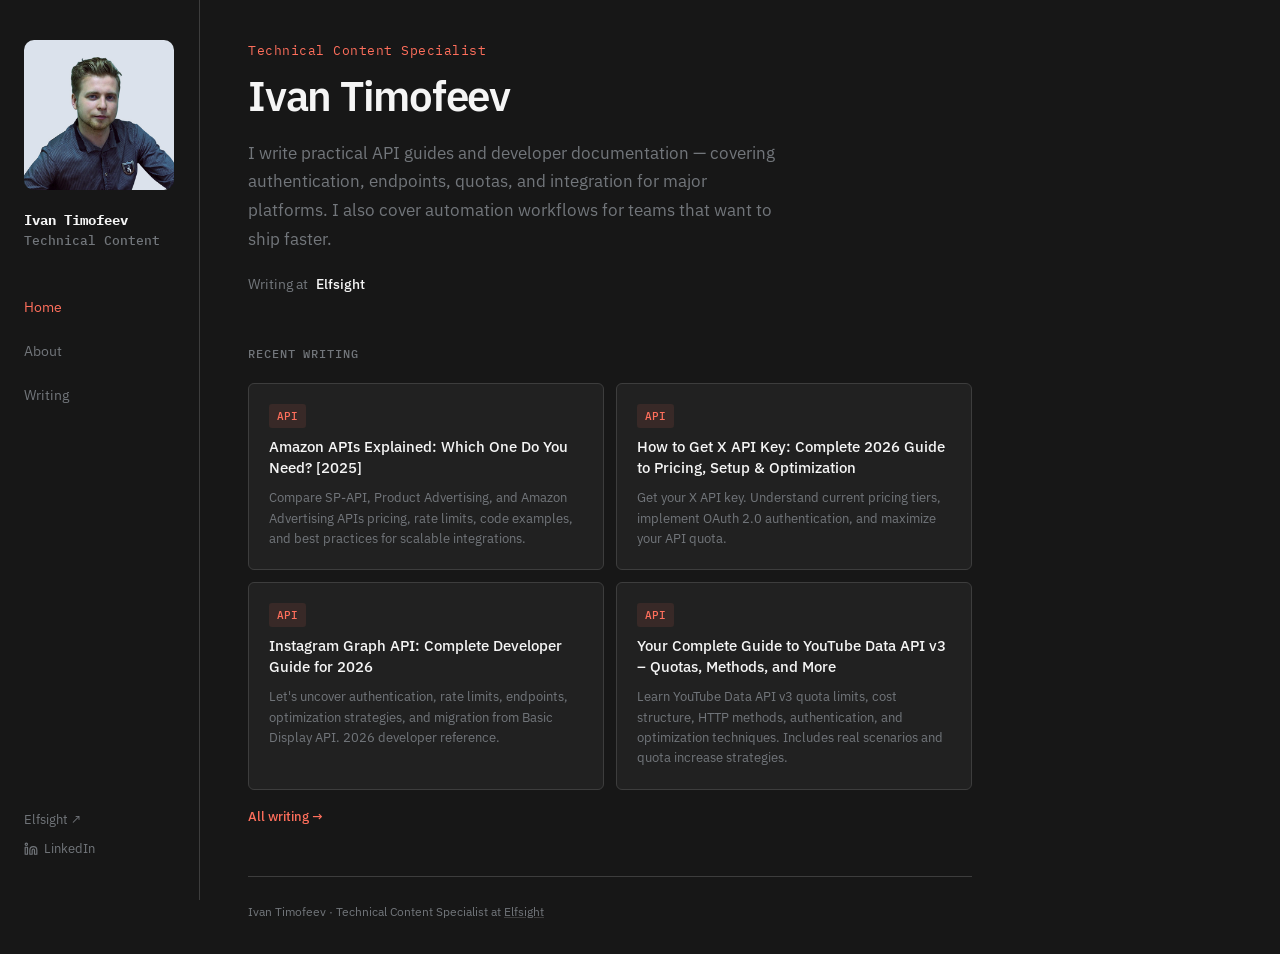
<file: index.html>
<!DOCTYPE html>
<html lang="en">
<head>
    <meta charset="UTF-8">
    <meta name="viewport" content="width=device-width, initial-scale=1.0">
    <title>Ivan Timofeev — Technical Content Specialist</title>
    <link rel="icon" type="image/svg+xml" href="/favicon.svg">
    <meta name="description" content="Ivan Timofeev writes practical guides on API integrations and developer tooling at Elfsight.">
    <meta name="robots" content="index, follow">
    <link rel="canonical" href="https://itimofeev.cv/">
    <meta property="og:type" content="website">
    <meta property="og:url" content="https://itimofeev.cv/">
    <meta property="og:title" content="Ivan Timofeev — Technical Content Specialist">
    <meta property="og:description" content="Ivan Timofeev writes practical guides on API integrations and developer tooling at Elfsight.">
    <link rel="preconnect" href="https://fonts.googleapis.com">
    <link rel="preconnect" href="https://fonts.gstatic.com" crossorigin>
    <link href="https://fonts.googleapis.com/css2?family=IBM+Plex+Sans:ital,wght@0,400;0,500;0,600;1,400&family=IBM+Plex+Mono:wght@400;500&display=swap" rel="stylesheet">
    <script type="application/ld+json">
    {
        "@context": "https://schema.org",
        "@type": "Person",
        "name": "Ivan Timofeev",
        "jobTitle": "Technical Content Specialist",
        "description": "Ivan Timofeev is a technical content specialist at Elfsight. He writes practical API guides and developer documentation — covering authentication, endpoints, quotas, and integration for platforms like Amazon, Instagram, YouTube, and X.",
        "image": "https://itimofeev.cv/images/ivan.jpg",
        "url": "https://itimofeev.cv",
        "worksFor": { "@type": "Organization", "name": "Elfsight", "url": "https://elfsight.com" },
        "sameAs": [
            "https://elfsight.com/author/ivan-timofeev/",
            "https://www.linkedin.com/in/ivan-timofeev-435258191/"
        ],
        "knowsAbout": [
            "API integrations", "REST APIs", "OAuth authentication",
            "developer documentation", "automation workflows", "platform APIs"
        ],
        "alumniOf": {
            "@type": "EducationalOrganization",
            "name": "Saint Petersburg State University of Aerospace and Instrumentation"
        }
    }
    </script>

    <link rel="stylesheet" href="/style.css">
</head>
<body>
    <div class="layout">
        <aside class="sidebar">
            <div class="sidebar-top">
                <div class="sidebar-identity">
                <img class="sidebar-photo" src="/images/ivan.jpg" alt="Ivan Timofeev">
                <div class="sidebar-name">
                    <strong>Ivan Timofeev</strong>
                    Technical Content
                </div>
                </div>
                <nav class="sidebar-nav">
                    <a href="/" class="active">Home</a>
                    <a href="/about">About</a>
                    <a href="/writing">Writing</a>
                </nav>
            </div>
            <div class="sidebar-bottom">
                <a href="https://elfsight.com/author/ivan-timofeev/" class="sidebar-social">
                    Elfsight ↗
                </a>
                <a href="https://www.linkedin.com/in/ivan-timofeev-435258191/" class="sidebar-social">
                    <svg viewBox="0 0 24 24" fill="none" stroke="currentColor" stroke-width="2" stroke-linecap="round" stroke-linejoin="round"><path d="M16 8a6 6 0 0 1 6 6v7h-4v-7a2 2 0 0 0-2-2 2 2 0 0 0-2 2v7h-4v-7a6 6 0 0 1 6-6z"/><rect x="2" y="9" width="4" height="12"/><circle cx="4" cy="4" r="2"/></svg>
                    LinkedIn
                </a>
            </div>
        </aside>

        <main class="main">
            <section class="hero">
                <p class="hero-label">Technical Content Specialist</p>
                <h1>Ivan Timofeev</h1>
                <p class="hero-description">I write practical API guides and developer documentation — covering authentication, endpoints, quotas, and integration for major platforms. I also cover automation workflows for teams that want to ship faster.</p>
                <div class="hero-meta">
                    <span>Writing at</span>
                    <a href="https://elfsight.com/author/ivan-timofeev/">Elfsight</a>
                </div>
            </section>

            <section class="cards-section">
                <p class="section-label">Recent writing</p>
                <div class="cards-grid">
                    <!-- HOME-ARTICLES:START -->
                    <a href="https://elfsight.com/blog/amazon-apis-explained-which-one-do-you-need/" class="card">
                        <div class="card-top">
                            <span class="card-tag">API</span>
                            <span class="card-arrow">&rarr;</span>
                        </div>
                        <p class="card-title">Amazon APIs Explained: Which One Do You Need? [2025]</p>
                        <p class="card-desc">Compare SP-API, Product Advertising, and Amazon Advertising APIs pricing, rate limits, code examples, and best practices for scalable integrations.</p>
                    </a>
                    <a href="https://elfsight.com/blog/how-to-get-x-twitter-api-key-in-2026/" class="card">
                        <div class="card-top">
                            <span class="card-tag">API</span>
                            <span class="card-arrow">&rarr;</span>
                        </div>
                        <p class="card-title">How to Get X API Key: Complete 2026 Guide to Pricing, Setup & Optimization</p>
                        <p class="card-desc">Get your X API key. Understand current pricing tiers, implement OAuth 2.0 authentication, and maximize your API quota.</p>
                    </a>
                    <a href="https://elfsight.com/blog/instagram-graph-api-complete-developer-guide-for-2026/" class="card">
                        <div class="card-top">
                            <span class="card-tag">API</span>
                            <span class="card-arrow">&rarr;</span>
                        </div>
                        <p class="card-title">Instagram Graph API: Complete Developer Guide for 2026</p>
                        <p class="card-desc">Let's uncover authentication, rate limits, endpoints, optimization strategies, and migration from Basic Display API. 2026 developer reference.</p>
                    </a>
                    <a href="https://elfsight.com/blog/youtube-data-api-v3-limits-operations-resources-methods-etc/" class="card">
                        <div class="card-top">
                            <span class="card-tag">API</span>
                            <span class="card-arrow">&rarr;</span>
                        </div>
                        <p class="card-title">Your Complete Guide to YouTube Data API v3 – Quotas, Methods, and More</p>
                        <p class="card-desc">Learn YouTube Data API v3 quota limits, cost structure, HTTP methods, authentication, and optimization techniques. Includes real scenarios and quota increase strategies.</p>
                    </a>
                    <!-- HOME-ARTICLES:END -->
                </div>
                <a href="/writing" class="section-link">All writing &rarr;</a>
            </section>

            <footer class="footer">
                <p>Ivan Timofeev &middot; Technical Content Specialist at <a href="https://elfsight.com">Elfsight</a></p>
            </footer>
        </main>
    </div>
</body>
</html>
</file>
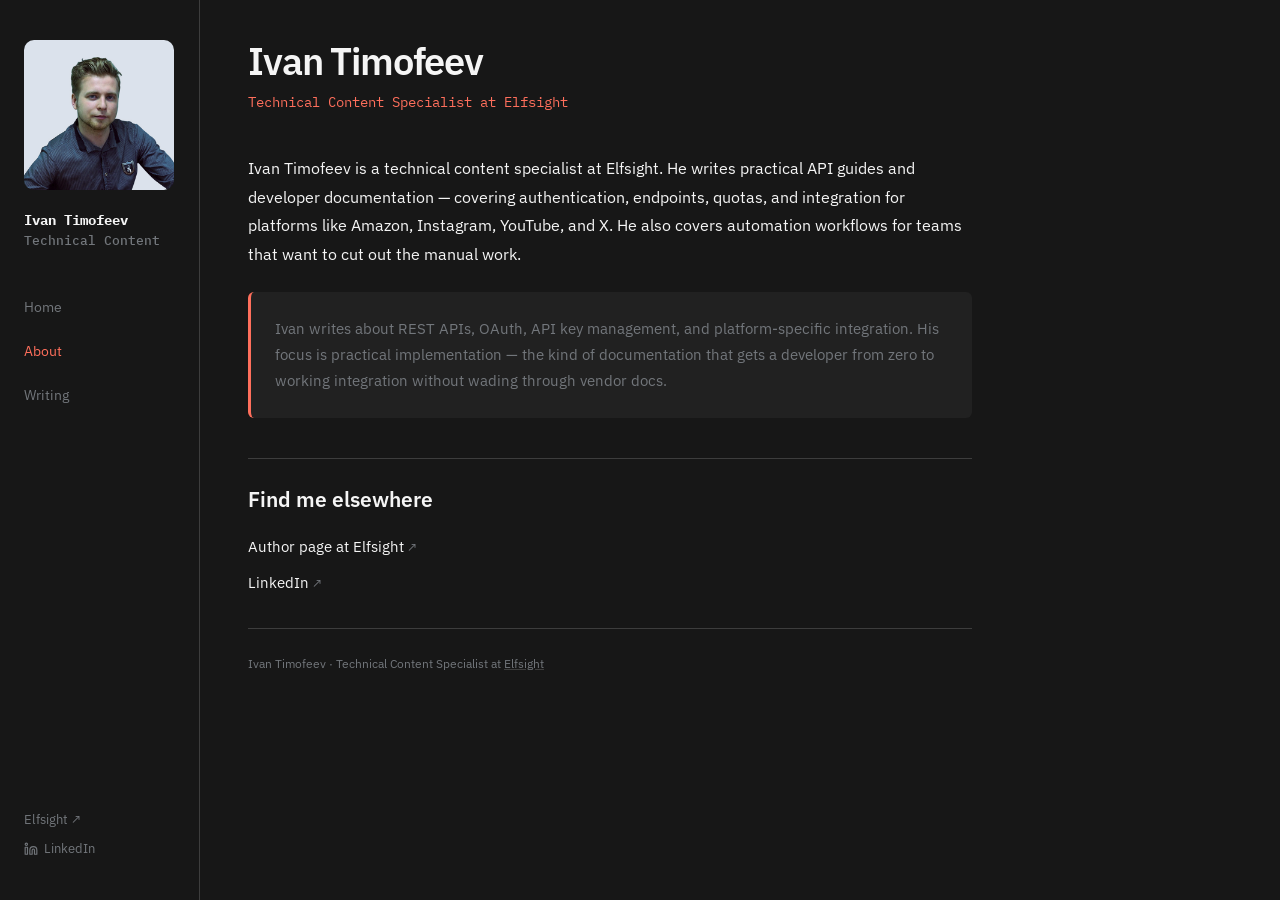
<file: about/index.html>
<!DOCTYPE html>
<html lang="en">
<head>
    <meta charset="UTF-8">
    <meta name="viewport" content="width=device-width, initial-scale=1.0">
    <title>About — Ivan Timofeev</title>
    <link rel="icon" type="image/svg+xml" href="/favicon.svg">
    <meta name="description" content="Ivan Timofeev is a Technical Content Specialist at Elfsight — writing practical developer documentation on REST APIs, OAuth, API authentication, and platform integrations for Amazon, Instagram, YouTube, and X.">
    <meta name="robots" content="index, follow">
    <link rel="canonical" href="https://itimofeev.cv/about/">
    <meta property="og:type" content="website">
    <meta property="og:url" content="https://itimofeev.cv/about/">
    <meta property="og:title" content="About — Ivan Timofeev">
    <meta property="og:description" content="Ivan Timofeev is a Technical Content Specialist at Elfsight — writing practical developer documentation on REST APIs, OAuth, API authentication, and platform integrations for Amazon, Instagram, YouTube, and X.">
    <link rel="preconnect" href="https://fonts.googleapis.com">
    <link rel="preconnect" href="https://fonts.gstatic.com" crossorigin>
    <link href="https://fonts.googleapis.com/css2?family=IBM+Plex+Sans:ital,wght@0,400;0,500;0,600;1,400&family=IBM+Plex+Mono:wght@400;500&display=swap" rel="stylesheet">
    <script type="application/ld+json">
    {
        "@context": "https://schema.org",
        "@type": "Person",
        "name": "Ivan Timofeev",
        "jobTitle": "Technical Content Specialist",
        "description": "Ivan Timofeev is a technical content specialist at Elfsight. He writes practical API guides and developer documentation — covering authentication, endpoints, quotas, and integration for platforms like Amazon, Instagram, YouTube, and X.",
        "image": "https://itimofeev.cv/images/ivan.jpg",
        "url": "https://itimofeev.cv",
        "worksFor": { "@type": "Organization", "name": "Elfsight", "url": "https://elfsight.com" },
        "sameAs": [
            "https://elfsight.com/author/ivan-timofeev/",
            "https://www.linkedin.com/in/ivan-timofeev-435258191/"
        ],
        "knowsAbout": [
            "API integrations", "REST APIs", "OAuth authentication",
            "developer documentation", "automation workflows", "platform APIs"
        ],
        "alumniOf": {
            "@type": "EducationalOrganization",
            "name": "Saint Petersburg State University of Aerospace and Instrumentation"
        }
    }
    </script>
    
    <link rel="stylesheet" href="/style.css">
</head>
<body>
    <div class="layout">
        <aside class="sidebar">
            <div class="sidebar-top">
                <div class="sidebar-identity">
                <img class="sidebar-photo" src="/images/ivan.jpg" alt="Ivan Timofeev">
                <div class="sidebar-name">
                    <strong>Ivan Timofeev</strong>
                    Technical Content
                </div>
                </div>
                <nav class="sidebar-nav">
                    <a href="/">Home</a>
                    <a href="/about" class="active">About</a>
                    <a href="/writing">Writing</a>
                </nav>
            </div>
            <div class="sidebar-bottom">
                <a href="https://elfsight.com/author/ivan-timofeev/" class="sidebar-social">
                    Elfsight ↗
                </a>
                <a href="https://www.linkedin.com/in/ivan-timofeev-435258191/" class="sidebar-social">
                    <svg viewBox="0 0 24 24" fill="none" stroke="currentColor" stroke-width="2" stroke-linecap="round" stroke-linejoin="round"><path d="M16 8a6 6 0 0 1 6 6v7h-4v-7a2 2 0 0 0-2-2 2 2 0 0 0-2 2v7h-4v-7a6 6 0 0 1 6-6z"/><rect x="2" y="9" width="4" height="12"/><circle cx="4" cy="4" r="2"/></svg>
                    LinkedIn
                </a>
            </div>
        </aside>

        <main class="main">
            <div class="about-content">
                <h1>Ivan Timofeev</h1>
                <p class="about-subtitle">Technical Content Specialist at Elfsight</p>

                <p class="about-bio">Ivan Timofeev is a technical content specialist at Elfsight. He writes practical API guides and developer documentation — covering authentication, endpoints, quotas, and integration for platforms like Amazon, Instagram, YouTube, and X. He also covers automation workflows for teams that want to cut out the manual work.</p>

                <div class="about-focus">
                    <p>Ivan writes about REST APIs, OAuth, API key management, and platform-specific integration. His focus is practical implementation — the kind of documentation that gets a developer from zero to working integration without wading through vendor docs.</p>
                </div>

                <div class="about-links">
                    <h2>Find me elsewhere</h2>
                    <ul class="about-link-list">
                        <li><a href="https://elfsight.com/author/ivan-timofeev/">Author page at Elfsight</a></li>
                        <li><a href="https://www.linkedin.com/in/ivan-timofeev-435258191/">LinkedIn</a></li>
                    </ul>
                </div>
            </div>

            <footer class="footer">
                <p>Ivan Timofeev &middot; Technical Content Specialist at <a href="https://elfsight.com">Elfsight</a></p>
            </footer>
        </main>
    </div>
</body>
</html>
</file>
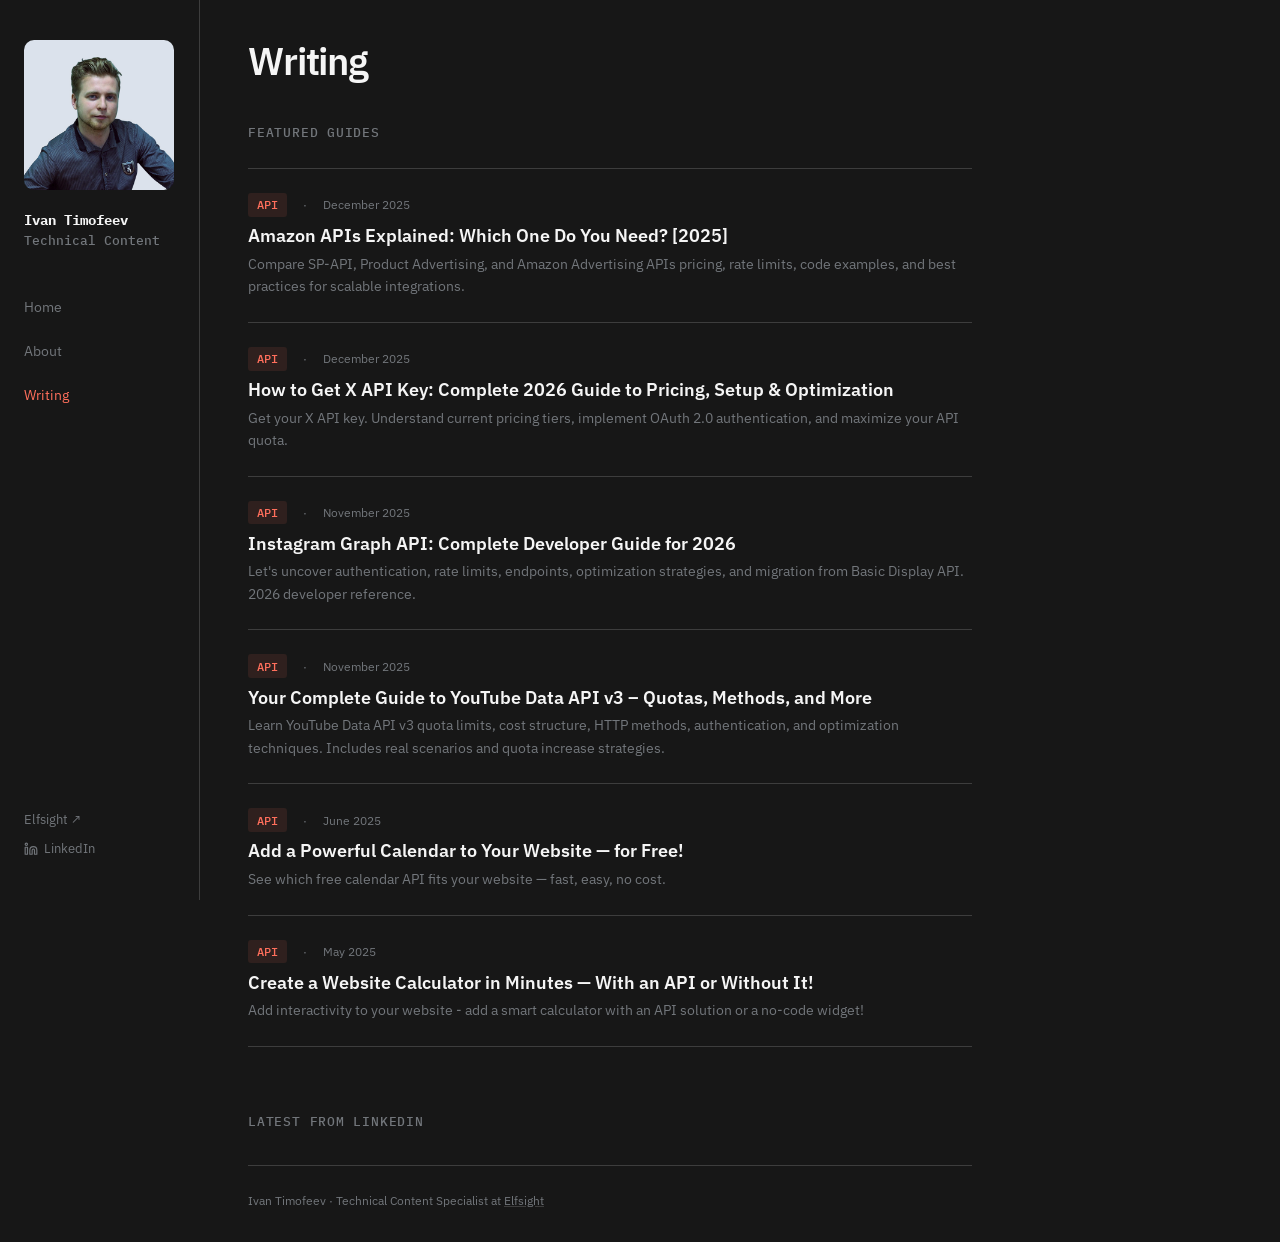
<file: writing/index.html>
<!DOCTYPE html>
<html lang="en">
<head>
    <meta charset="UTF-8">
    <meta name="viewport" content="width=device-width, initial-scale=1.0">
    <title>Writing — Ivan Timofeev</title>
    <link rel="icon" type="image/svg+xml" href="/favicon.svg">
    <meta name="description" content="API guides and developer documentation by Ivan Timofeev — articles on Amazon API, Instagram Graph API, YouTube Data API v3, and X (Twitter) API published at Elfsight.">
    <meta name="robots" content="index, follow">
    <link rel="canonical" href="https://itimofeev.cv/writing/">
    <meta property="og:type" content="website">
    <meta property="og:url" content="https://itimofeev.cv/writing/">
    <meta property="og:title" content="Writing — Ivan Timofeev">
    <meta property="og:description" content="API guides and developer documentation by Ivan Timofeev — articles on Amazon API, Instagram Graph API, YouTube Data API v3, and X (Twitter) API published at Elfsight.">
    <link rel="preconnect" href="https://fonts.googleapis.com">
    <link rel="preconnect" href="https://fonts.gstatic.com" crossorigin>
    <link href="https://fonts.googleapis.com/css2?family=IBM+Plex+Sans:ital,wght@0,400;0,500;0,600;1,400&family=IBM+Plex+Mono:wght@400;500&display=swap" rel="stylesheet">
    
    <link rel="stylesheet" href="/style.css">
</head>
<body>
    <div class="layout">
        <aside class="sidebar">
            <div class="sidebar-top">
                <div class="sidebar-identity">
                <img class="sidebar-photo" src="/images/ivan.jpg" alt="Ivan Timofeev">
                <div class="sidebar-name">
                    <strong>Ivan Timofeev</strong>
                    Technical Content
                </div>
                </div>
                <nav class="sidebar-nav">
                    <a href="/">Home</a>
                    <a href="/about">About</a>
                    <a href="/writing" class="active">Writing</a>
                </nav>
            </div>
            <div class="sidebar-bottom">
                <a href="https://elfsight.com/author/ivan-timofeev/" class="sidebar-social">
                    Elfsight ↗
                </a>
                <a href="https://www.linkedin.com/in/ivan-timofeev-435258191/" class="sidebar-social">
                    <svg viewBox="0 0 24 24" fill="none" stroke="currentColor" stroke-width="2" stroke-linecap="round" stroke-linejoin="round"><path d="M16 8a6 6 0 0 1 6 6v7h-4v-7a2 2 0 0 0-2-2 2 2 0 0 0-2 2v7h-4v-7a6 6 0 0 1 6-6z"/><rect x="2" y="9" width="4" height="12"/><circle cx="4" cy="4" r="2"/></svg>
                    LinkedIn
                </a>
            </div>
        </aside>

        <main class="main">
            <div class="writing-content">
                <h1>Writing</h1>

                <section class="featured-section">
                    <h2>Featured guides</h2>

                    <!-- ARTICLES:START -->
                    <article class="featured-article">
                        <div class="featured-article-meta">
                            <span class="tag">API</span>
                            <span>&middot;</span>
                            <time datetime="2025-12-04">December 2025</time>
                        </div>
                        <h3><a href="https://elfsight.com/blog/amazon-apis-explained-which-one-do-you-need/">Amazon APIs Explained: Which One Do You Need? [2025]</a></h3>
                        <p class="featured-article-desc">Compare SP-API, Product Advertising, and Amazon Advertising APIs pricing, rate limits, code examples, and best practices for scalable integrations.</p>
                    </article>

                    <article class="featured-article">
                        <div class="featured-article-meta">
                            <span class="tag">API</span>
                            <span>&middot;</span>
                            <time datetime="2025-12-02">December 2025</time>
                        </div>
                        <h3><a href="https://elfsight.com/blog/how-to-get-x-twitter-api-key-in-2026/">How to Get X API Key: Complete 2026 Guide to Pricing, Setup & Optimization</a></h3>
                        <p class="featured-article-desc">Get your X API key. Understand current pricing tiers, implement OAuth 2.0 authentication, and maximize your API quota.</p>
                    </article>

                    <article class="featured-article">
                        <div class="featured-article-meta">
                            <span class="tag">API</span>
                            <span>&middot;</span>
                            <time datetime="2025-11-28">November 2025</time>
                        </div>
                        <h3><a href="https://elfsight.com/blog/instagram-graph-api-complete-developer-guide-for-2026/">Instagram Graph API: Complete Developer Guide for 2026</a></h3>
                        <p class="featured-article-desc">Let's uncover authentication, rate limits, endpoints, optimization strategies, and migration from Basic Display API. 2026 developer reference.</p>
                    </article>

                    <article class="featured-article">
                        <div class="featured-article-meta">
                            <span class="tag">API</span>
                            <span>&middot;</span>
                            <time datetime="2025-11-28">November 2025</time>
                        </div>
                        <h3><a href="https://elfsight.com/blog/youtube-data-api-v3-limits-operations-resources-methods-etc/">Your Complete Guide to YouTube Data API v3 – Quotas, Methods, and More</a></h3>
                        <p class="featured-article-desc">Learn YouTube Data API v3 quota limits, cost structure, HTTP methods, authentication, and optimization techniques. Includes real scenarios and quota increase strategies.</p>
                    </article>

                    <article class="featured-article">
                        <div class="featured-article-meta">
                            <span class="tag">API</span>
                            <span>&middot;</span>
                            <time datetime="2025-06-02">June 2025</time>
                        </div>
                        <h3><a href="https://elfsight.com/blog/best-website-calendar-api/">Add a Powerful Calendar to Your Website — for Free!</a></h3>
                        <p class="featured-article-desc">See which free calendar API fits your website — fast, easy, no cost.</p>
                    </article>

                    <article class="featured-article">
                        <div class="featured-article-meta">
                            <span class="tag">API</span>
                            <span>&middot;</span>
                            <time datetime="2025-05-06">May 2025</time>
                        </div>
                        <h3><a href="https://elfsight.com/blog/how-to-use-calculator-api/">Create a Website Calculator in Minutes — With an API or Without It!</a></h3>
                        <p class="featured-article-desc">Add interactivity to your website - add a smart calculator with an API solution or a no-code widget!</p>
                    </article>
                    <!-- ARTICLES:END -->
                </section>

                <section class="linkedin-section">
                    <h2>Latest from LinkedIn</h2>
                    <!-- Elfsight LinkedIn Feed | Ivan Timofeev Feed -->
                    <script src="https://elfsightcdn.com/platform.js" async></script>
                    <div class="elfsight-app-8331d132-5295-42fc-878a-c2dbdc4c5af7" data-elfsight-app-lazy></div>
                </section>
            </div>

            <footer class="footer">
                <p>Ivan Timofeev &middot; Technical Content Specialist at <a href="https://elfsight.com">Elfsight</a></p>
            </footer>
        </main>
    </div>
</body>
</html>
</file>
<file: style.css>
:root {
            --color-bg: #171717; --color-surface: #212121; --color-surface-hover: #2B2B2B;
            --color-text: #F5F5F5; --color-text-secondary: #72767B; --color-accent: #FF6F5C;
            --color-border: #3D3D3D;
            --font-body: 'IBM Plex Sans', -apple-system, sans-serif;
            --font-mono: 'IBM Plex Mono', 'Menlo', monospace;
        }
        *, *::before, *::after { margin: 0; padding: 0; box-sizing: border-box; }
        html { font-size: 16px; -webkit-font-smoothing: antialiased; }
        body { font-family: var(--font-body); color: var(--color-text); background: var(--color-bg); line-height: 1.65; min-height: 100vh; }
        a { color: var(--color-text); text-decoration: none; transition: color 0.2s; }

        /* Sidebar nav */
        .layout { display: grid; grid-template-columns: 200px 1fr; min-height: 100vh; }
        .sidebar {
            position: sticky; top: 0; height: 100vh;
            padding: 2.5rem 1.5rem;
            border-right: 1px solid var(--color-border);
            display: flex; flex-direction: column; justify-content: space-between;
        }
        .sidebar-top { display: flex; flex-direction: column; gap: 2.5rem; }
        .sidebar-identity { display: flex; flex-direction: column; gap: 0.75rem; }
        .sidebar-photo { width: 150px; height: 150px; border-radius: 10px; object-fit: cover; object-position: center top; margin-bottom: 0.5rem; }
        .sidebar-name {
            font-family: var(--font-mono); font-size: 0.82rem; font-weight: 500;
            color: var(--color-text-secondary); line-height: 1.5;
        }
        .sidebar-name strong { color: var(--color-text); display: block; font-size: 0.88rem; }
        .sidebar-nav { display: flex; flex-direction: column; gap: 0.6rem; }
        .sidebar-nav a {
            font-size: 0.88rem; color: var(--color-text-secondary);
            padding: 0.35rem 0; transition: color 0.2s;
        }
        .sidebar-nav a:hover { color: var(--color-text); }
        .sidebar-nav a.active { color: var(--color-accent); }
        .sidebar-bottom { display: flex; flex-direction: column; gap: 0.5rem; }
        .sidebar-social {
            font-size: 0.82rem; color: var(--color-text-secondary);
            display: inline-flex; align-items: center; gap: 0.4rem;
            transition: color 0.2s;
        }
        .sidebar-social:hover { color: var(--color-text); }
        .sidebar-social svg { width: 14px; height: 14px; }

        /* Main content */
        .main { padding: 2.5rem 3rem 2rem; max-width: 820px; }

        /* Hero — function first */
        .hero { margin-bottom: 3rem; }
        .hero-label {
            font-family: var(--font-mono); font-size: 0.8rem; color: var(--color-accent);
            letter-spacing: 0.04em; margin-bottom: 0.75rem;
        }
        .hero h1 {
            font-size: 2.6rem; font-weight: 600; line-height: 1.1;
            letter-spacing: -0.03em; margin-bottom: 1.25rem;
        }
        .hero-description {
            font-size: 1.05rem; line-height: 1.7; color: var(--color-text-secondary);
            max-width: 540px; margin-bottom: 1.25rem;
        }
        .hero-meta {
            font-size: 0.88rem; color: var(--color-text-secondary);
            display: flex; align-items: center; gap: 0.5rem;
        }
        .hero-meta a { color: var(--color-text); font-weight: 500; }
        .hero-meta a:hover { color: var(--color-accent); }

        /* Section labels */
        .section-label {
            font-family: var(--font-mono); font-size: 0.72rem; font-weight: 500;
            color: var(--color-text-secondary); letter-spacing: 0.08em;
            text-transform: uppercase; margin-bottom: 1.25rem;
        }

        /* Article cards — grid */
        .cards-section { margin-bottom: 3rem; }
        .cards-grid { display: grid; grid-template-columns: 1fr 1fr; gap: 0.75rem; }
        .card {
            background: var(--color-surface); border: 1px solid var(--color-border);
            border-radius: 6px; padding: 1.25rem; display: flex; flex-direction: column;
            gap: 0.6rem; transition: border-color 0.2s, background 0.2s;
            text-decoration: none; color: var(--color-text);
        }
        .card:hover { border-color: var(--color-text-secondary); background: var(--color-surface-hover); }
        .card-top { display: flex; align-items: center; justify-content: space-between; }
        .card-tag {
            font-family: var(--font-mono); font-size: 0.7rem; font-weight: 500;
            color: var(--color-accent); background: rgba(255,111,92,0.1);
            padding: 0.15rem 0.5rem; border-radius: 3px;
        }
        .card-arrow { color: var(--color-text-secondary); font-size: 0.85rem; opacity: 0; transition: opacity 0.15s; }
        .card:hover .card-arrow { opacity: 1; }
        .card-title { font-size: 0.93rem; font-weight: 500; line-height: 1.4; }
        .card-desc { font-size: 0.82rem; color: var(--color-text-secondary); line-height: 1.55; }

        .section-link {
            display: inline-block; margin-top: 1rem; font-size: 0.82rem;
            color: var(--color-accent); font-weight: 500;
        }
        .section-link:hover { text-decoration: underline; }

        /* Footer inline */
        .footer {
            margin-top: 2rem; padding-top: 1.5rem; border-top: 1px solid var(--color-border);
            font-size: 0.78rem; color: var(--color-text-secondary);
        }
        .footer a { color: var(--color-text-secondary); text-decoration: underline; text-decoration-color: var(--color-border); }
        .footer a:hover { text-decoration-color: var(--color-accent); }

        /* ── About page ──────────────────────────────────────────── */
        .about-content h1 { font-size: 2.4rem; font-weight: 600; line-height: 1.1; letter-spacing: -0.03em; margin-bottom: 0.5rem; }
        .about-subtitle { font-family: var(--font-mono); font-size: 0.9rem; color: var(--color-accent); margin-bottom: 2.5rem; }
        .about-bio { font-size: 1.02rem; line-height: 1.75; margin-bottom: 1.5rem; }
        .about-focus { font-size: 0.95rem; line-height: 1.7; color: var(--color-text-secondary); padding: 1.5rem; background: var(--color-surface); border-radius: 6px; margin-bottom: 2.5rem; border-left: 3px solid var(--color-accent); }
        .about-links { border-top: 1px solid var(--color-border); padding-top: 1.5rem; }
        .about-links h2 { font-size: 1.3rem; font-weight: 600; margin-bottom: 1rem; }
        .about-link-list { list-style: none; display: flex; flex-direction: column; gap: 0.6rem; }
        .about-link-list li a { font-size: 0.93rem; text-decoration: none; color: var(--color-text); }
        .about-link-list li a:hover { text-decoration: underline; text-decoration-color: var(--color-accent); }
        .about-link-list li a::after { content: ' \2197'; font-size: 0.8rem; color: var(--color-text-secondary); }

        /* ── Writing page ────────────────────────────────────────── */
        .writing-content h1 { font-size: 2.4rem; font-weight: 600; line-height: 1.1; letter-spacing: -0.03em; margin-bottom: 2.5rem; }
        .featured-section { margin-bottom: 2.5rem; }
        .featured-section h2 { font-family: var(--font-mono); font-size: 0.82rem; font-weight: 500; color: var(--color-text-secondary); letter-spacing: 0.06em; text-transform: uppercase; margin-bottom: 1.5rem; }
        .featured-article { padding: 1.5rem 0; border-bottom: 1px solid var(--color-border); }
        .featured-article:first-of-type { border-top: 1px solid var(--color-border); }
        .featured-article-meta { display: flex; align-items: center; gap: 1rem; margin-bottom: 0.4rem; font-size: 0.78rem; color: var(--color-text-secondary); }
        .featured-article-meta .tag { font-family: var(--font-mono); font-size: 0.72rem; font-weight: 500; color: var(--color-accent); background: rgba(255,111,92,0.1); padding: 0.15rem 0.55rem; border-radius: 3px; }
        .featured-article h3 { font-size: 1.15rem; font-weight: 600; margin-bottom: 0.3rem; line-height: 1.35; }
        .featured-article h3 a { text-decoration: none; color: var(--color-text); }
        .featured-article h3 a:hover { text-decoration: underline; text-decoration-color: var(--color-accent); }
        .featured-article-desc { font-size: 0.88rem; color: var(--color-text-secondary); line-height: 1.6; }
        .linkedin-section { padding-top: 1.5rem; }
        .linkedin-section h2 { font-family: var(--font-mono); font-size: 0.82rem; font-weight: 500; color: var(--color-text-secondary); letter-spacing: 0.06em; text-transform: uppercase; margin-bottom: 1.5rem; }

        /* ── Responsive ──────────────────────────────────────────── */
        @media (max-width: 768px) {
            .layout { grid-template-columns: 1fr; }
            .sidebar {
                position: static; height: auto; border-right: none;
                border-bottom: 1px solid var(--color-border);
                padding: 1.5rem; text-align: center;
                flex-direction: column; align-items: center; gap: 1.25rem;
            }
            .sidebar-top { flex-direction: column; align-items: center; gap: 1.25rem; }
            .sidebar-identity { align-items: center; }
            .sidebar-photo { width: 150px; height: 150px; border-radius: 10px; margin-bottom: 0; }
            .sidebar-name { text-align: center; }
            .sidebar-nav { flex-direction: row; gap: 1.5rem; justify-content: center; }
            .sidebar-bottom { flex-direction: row; gap: 1.5rem; justify-content: center; }
            .main { padding: 2rem 1.5rem 1.5rem; }
            .hero h1 { font-size: 1.7rem; }
            .cards-grid { grid-template-columns: 1fr; }
            .about-content h1 { font-size: 1.7rem; }
            .writing-content h1 { font-size: 1.7rem; }
        }
</file>
